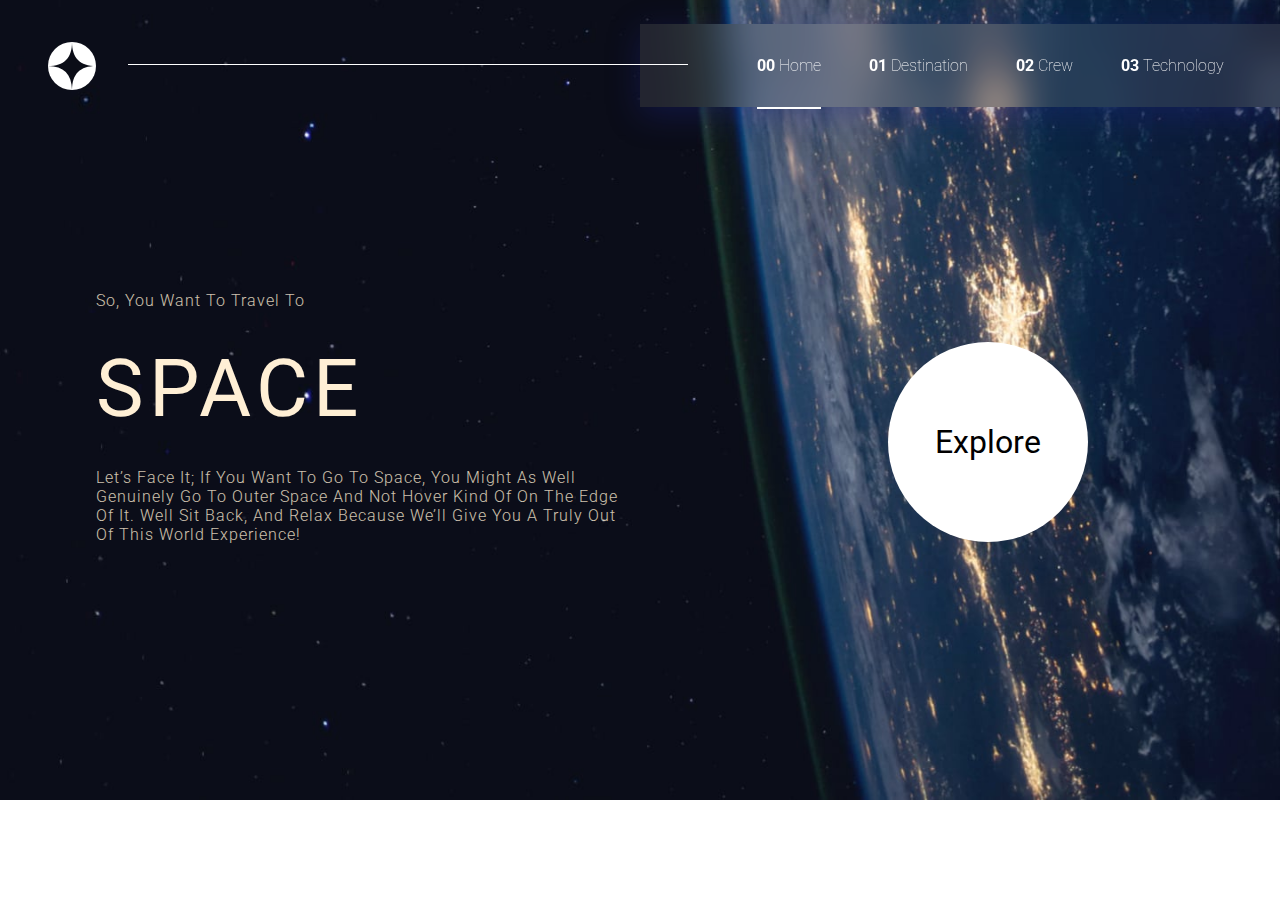
<file: Website/index.html>
<!DOCTYPE html>
<html lang="en">

<head>
  <meta charset="UTF-8">
  <meta name="viewport" content="width=device-width, initial-scale=1.0">

  <link rel="icon" type="image/png" sizes="32x32" href="./assets/favicon-32x32.png">
  <link rel="stylesheet" href="style.css">

  <title>Space tourism website</title>
</head>

<body>
  <header class="Header--navbar">
    <div class="main--nav--container">
      <svg xmlns="http://www.w3.org/2000/svg" width="48" height="48">
        <g fill="none" fill-rule="evenodd">
          <circle cx="24" cy="24" r="24" fill="#FFF" />
          <path fill="#0B0D17"
            d="M24 0c0 16-8 24-24 24 15.718.114 23.718 8.114 24 24 0-16 8-24 24-24-16 0-24-8-24-24z" />
        </g>
      </svg>
      <div class="main--navbar">
        <nav class="nav--bar">
          <ul>
            <li><a href="#" class="active"><span style="font-weight: bold;">00</span> Home</a></li>
            <li><a href="Destination.html"><span style="font-weight: bold;">01</span> destination</a></li>
            <li><a href=""><span style="font-weight: bold;">02</span> crew</a></li>
            <li><a href=""><span style="font-weight: bold;">03</span> technology</a></li>
          </ul>
        </nav>
      </div>
      <svg class="hamburger" xmlns="http://www.w3.org/2000/svg" width="24" height="21">
        <g fill="#D0D6F9" fill-rule="evenodd">
          <path d="M0 0h24v3H0zM0 9h24v3H0zM0 18h24v3H0z" />
        </g>
      </svg>
    </div>
  </header>

  <section class="main--home--section">
    <div class="text--part">
      <p class="p1">So, you want to travel to</p>
      <h1 style="text-transform: uppercase;">Space</h1>
      <p>Let’s face it; if you want to go to space, you might as well genuinely go to
        outer space and not hover kind of on the edge of it. Well sit back, and relax
        because we’ll give you a truly out of this world experience!</p>

    </div>
    <div class="circle">
      <p>Explore</p>
    </div>
  </section>

</body>

</html>




<!-- 00 Home
01 Destination
02 Crew
03 Technology

So, you want to travel to
Space
Let’s face it; if you want to go to space, you might as well genuinely go to 
outer space and not hover kind of on the edge of it. Well sit back, and relax 
because we’ll give you a truly out of this world experience!

Explore -->
</file>
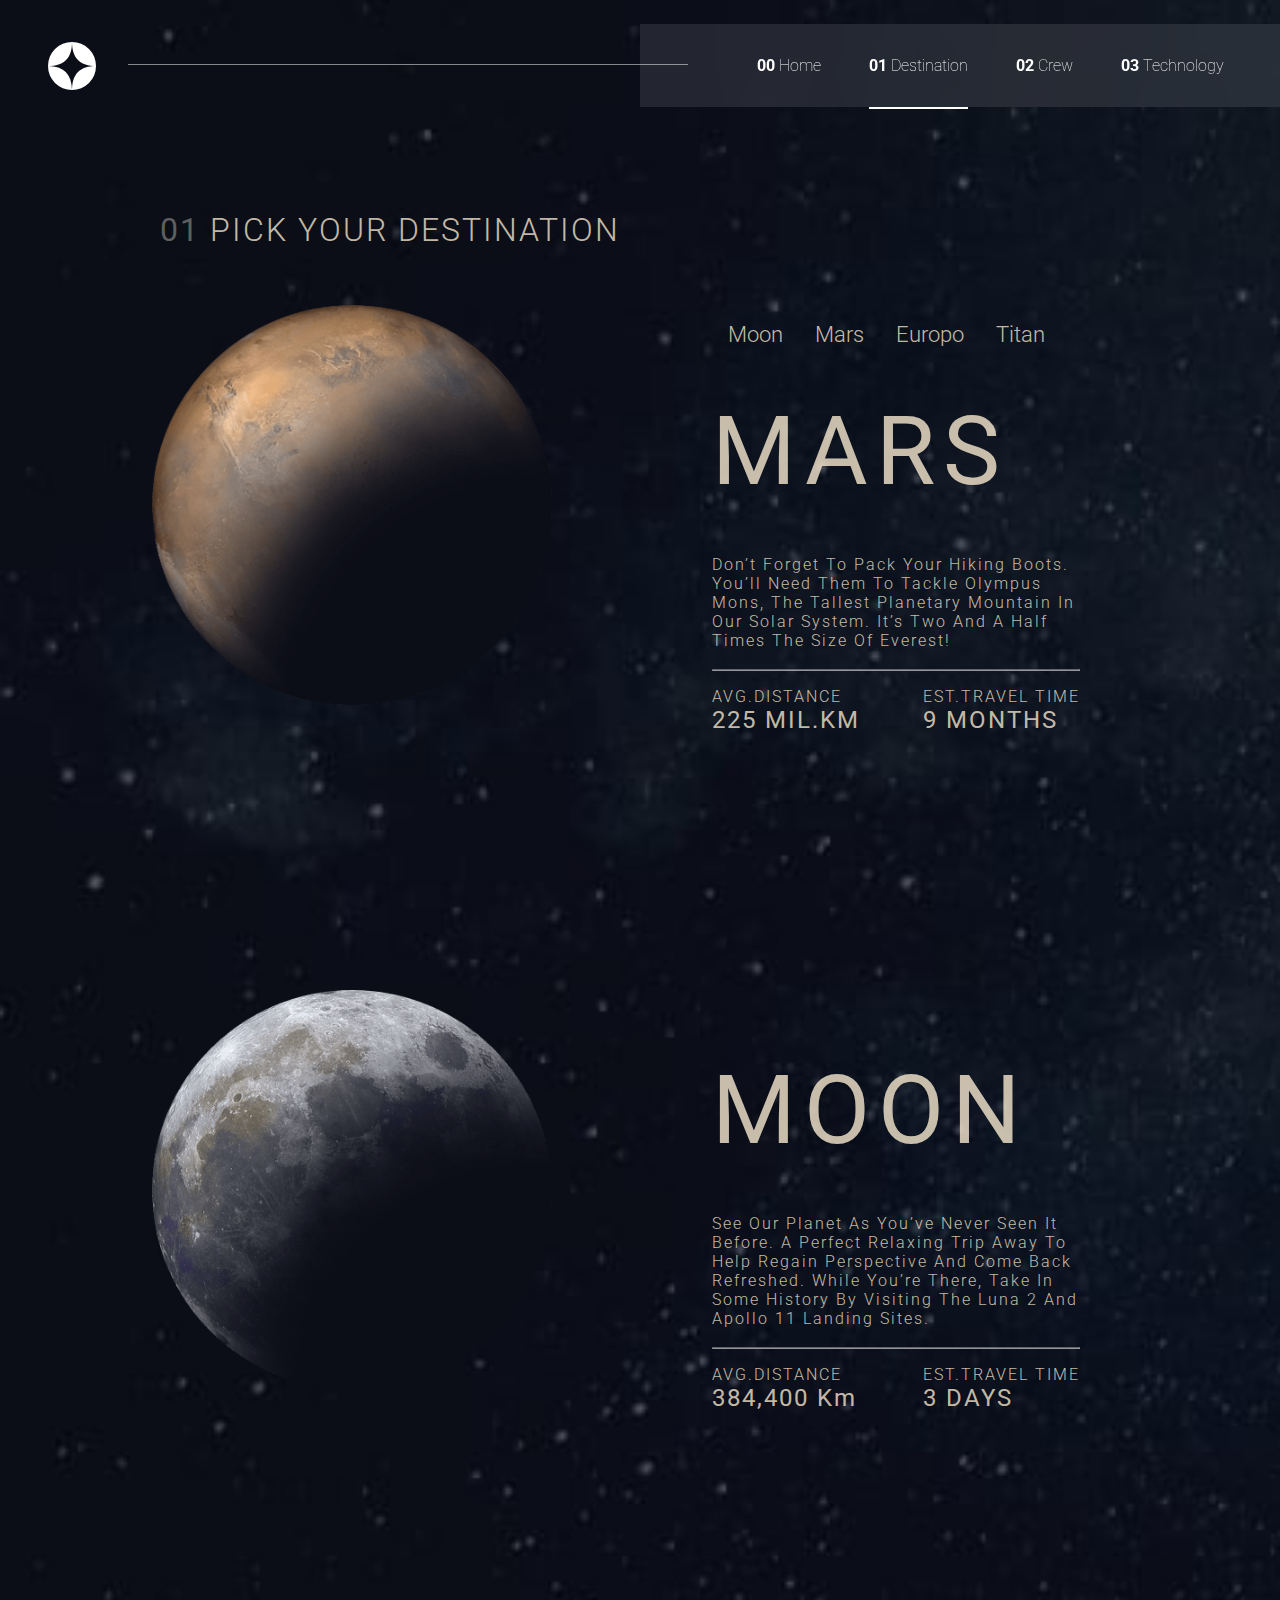
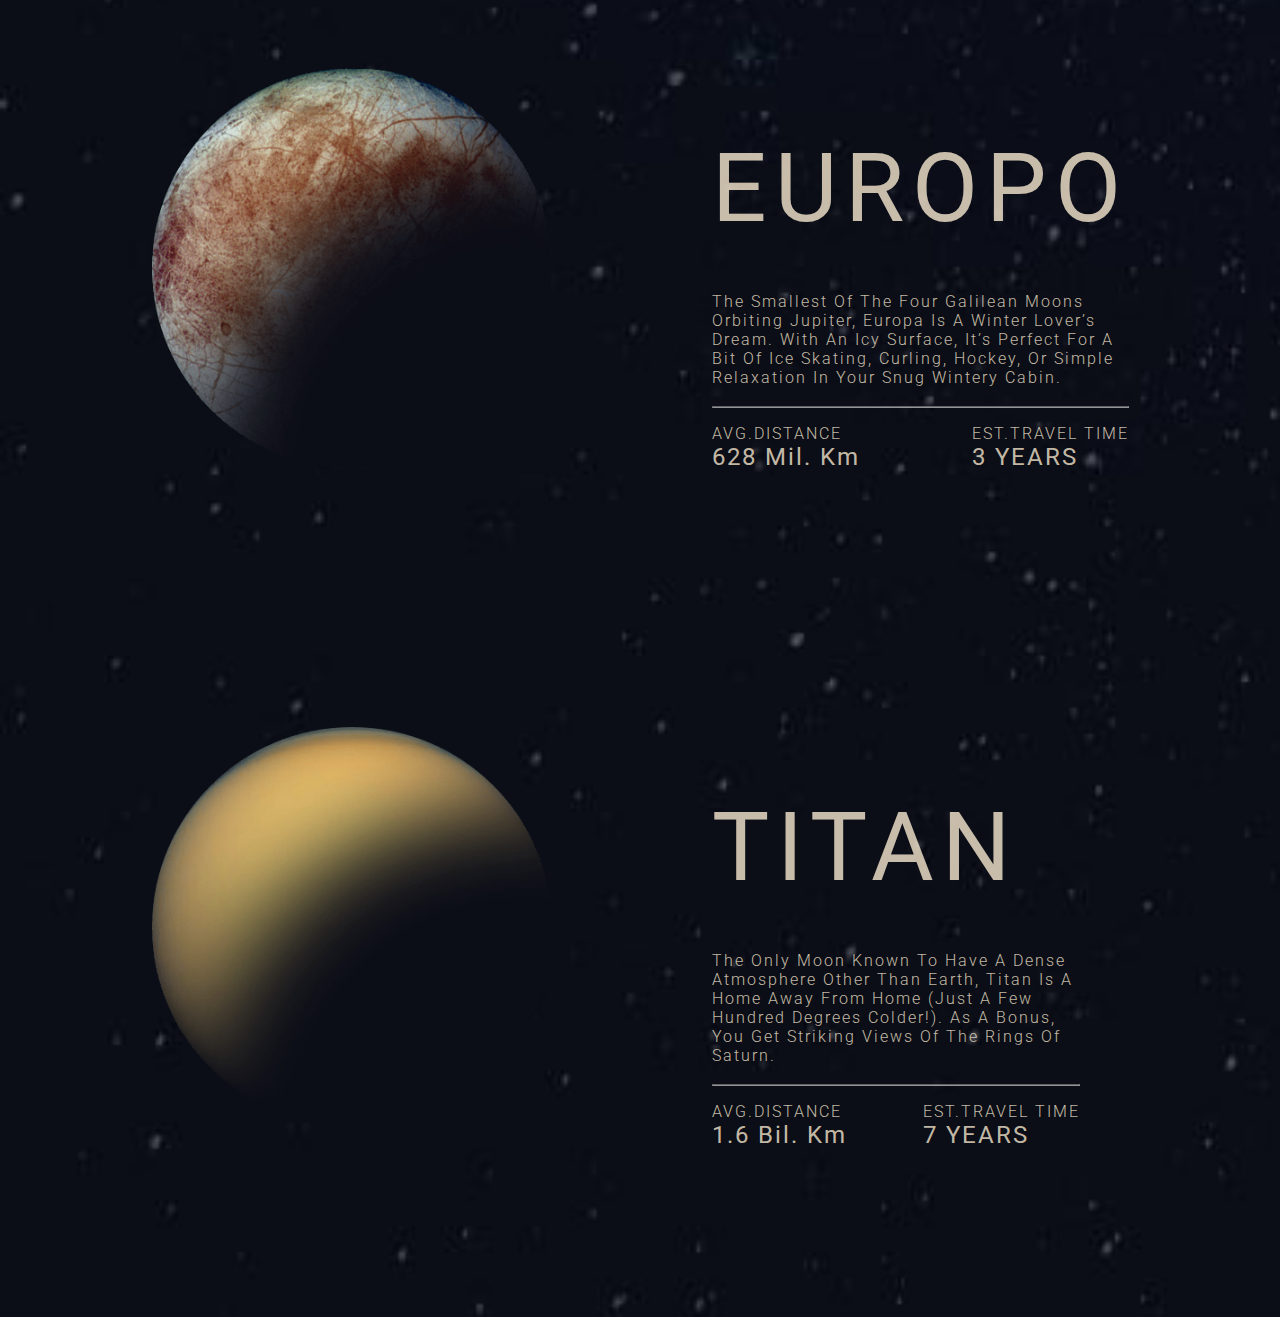
<file: Website/Destination.html>
<!DOCTYPE html>
<html lang="en">
<head>
  <meta charset="UTF-8">
  <meta name="viewport" content="width=device-width, initial-scale=1.0">

  <link rel="icon" type="image/png" sizes="32x32" href="./assets/favicon-32x32.png">
    <link rel="stylesheet" href="destination.css">
  <title> Space tourism website</title>
</head>
<body>

    <header class="Header--navbar">
        <div class="main--nav--container">
          <svg xmlns="http://www.w3.org/2000/svg" width="48" height="48">
            <g fill="none" fill-rule="evenodd">
              <circle cx="24" cy="24" r="24" fill="#FFF" />
              <path fill="#0B0D17"
                d="M24 0c0 16-8 24-24 24 15.718.114 23.718 8.114 24 24 0-16 8-24 24-24-16 0-24-8-24-24z" />
            </g>
          </svg>
          <div class="main--navbar">
            <nav class="nav--bar">
              <ul>
                <li><a href="index.html"><span style="font-weight: bold;">00</span> Home</a></li>
                <li><a href="Destination.html" class="active"><span style="font-weight: bold;">01</span> destination</a></li>
                <li><a href=""><span style="font-weight: bold;">02</span> crew</a></li>
                <li><a href=""><span style="font-weight: bold;">03</span> technology</a></li>
              </ul>
            </nav>
          </div>
          <svg class="hamburger" xmlns="http://www.w3.org/2000/svg" width="24" height="21">
            <g fill="#D0D6F9" fill-rule="evenodd">
              <path d="M0 0h24v3H0zM0 9h24v3H0zM0 18h24v3H0z" />
            </g>
          </svg>
        </div>
      </header>

      <section class="destination--section">
        <div class="planet-heading">
        <h4><span>01</span>&nbsp;Pick your destination</h4>
        </div>
        <div class="planet-image--part">
          <img src="../assets/destination/image-mars.png" alt="">
          <div class="planet-details--part">
            <ul>
              <li>Moon</li>
              <li>Mars</li>
              <li>Europo</li>
              <li>Titan</li>
            </ul>
            <h1>Mars</h1>
            <p>Don’t forget to pack your hiking boots. You’ll need them to tackle Olympus Mons, 
              the tallest planetary mountain in our solar system. It’s two and a half times 
              the size of Everest!</p>
              <br>
              <hr style="width: 100%; opacity: 0.6;">
              <div class="planet-details--part2">
                <div class="distance">
                  <p>AVG.DISTANCE</p>
                  <p style="font-size: 1.5rem;
                  font-weight: 400;">225 MIL.KM</p>
                </div>
                <div class="time">
                  <p>EST.TRAVEL TIME</p>
                  <p style="font-size: 1.5rem; font-weight: 400;">9 MONTHS</p>
                </div>
            </div>
          </div>
          
        </div>

      </section>


      <section class="destination--section">
        <div class="planet-image--part">
          <img src="../assets/destination/image-moon.png" alt="">
          <div class="planet-details--part">
            <h1>Moon</h1>
            <p> See our planet as you’ve never seen it before. A perfect relaxing trip away to help 
              regain perspective and come back refreshed. While you’re there, take in some history 
              by visiting the Luna 2 and Apollo 11 landing sites.</p>
              <br>
              <hr style="width: 100%; opacity: 0.6;">
              <div class="planet-details--part2">
                <div class="distance">
                  <p>AVG.DISTANCE</p>
                  <p style="font-size: 1.5rem;
                  font-weight: 400;">384,400 km</p>
                </div>
                <div class="time">
                  <p>EST.TRAVEL TIME</p>
                  <p style="font-size: 1.5rem; font-weight: 400;">3 DAYS</p>
                </div>
            </div>
          </div>
          
        </div>

      </section>

      
      <section class="destination--section">
        <div class="planet-image--part">
          <img src="../assets/destination/image-europa.png" alt="">
          <div class="planet-details--part">
            <h1>Europo</h1>
            <p>  The smallest of the four Galilean moons orbiting Jupiter, Europa is a 
              winter lover’s dream. With an icy surface, it’s perfect for a bit of 
              ice skating, curling, hockey, or simple relaxation in your snug 
              wintery cabin.</p>
              <br>
              <hr style="width: 100%; opacity: 0.6;">
              <div class="planet-details--part2">
                <div class="distance">
                  <p>AVG.DISTANCE</p>
                  <p style="font-size: 1.5rem;
                  font-weight: 400;">628 mil. km</p>
                </div>
                <div class="time">
                  <p>EST.TRAVEL TIME</p>
                  <p style="font-size: 1.5rem; font-weight: 400;">3 YEARS</p>
                </div>
            </div>
          </div>
          
        </div>

      </section>


      
      
      <section class="destination--section">
        <div class="planet-image--part">
          <img src="../assets/destination/image-titan.png" alt="">
          <div class="planet-details--part">
            <h1>TITAN</h1>
            <p>   The only moon known to have a dense atmosphere other than Earth, Titan 
              is a home away from home (just a few hundred degrees colder!). As a 
              bonus, you get striking views of the Rings of Saturn.</p>
              <br>
              <hr style="width: 100%; opacity: 0.6;">
              <div class="planet-details--part2">
                <div class="distance">
                  <p>AVG.DISTANCE</p>
                  <p style="font-size: 1.5rem;
                  font-weight: 400;"> 1.6 bil. km</p>
                </div>
                <div class="time">
                  <p>EST.TRAVEL TIME</p>
                  <p style="font-size: 1.5rem; font-weight: 400;">7 YEARS</p>
                </div>
            </div>
          </div>
          
        </div>

      </section>
  
</body>
</html>
</file>
<file: Website/style.css>
@import url('https://fonts.googleapis.com/css2?family=Roboto:wght@300;400&display=swap');

*{
    margin: 0;
    padding: 0;
    box-sizing: border-box;
    list-style: none;
    text-decoration: none;
    text-transform: capitalize;
    font-family: 'Roboto', sans-serif;
}
::-webkit-scrollbar{
    width: 10px;
    background: transparent;
}
::-webkit-scrollbar-track{
    background: #070611;
}
::-webkit-scrollbar-thumb{
    background: white;
    border-radius: 20px;
}
body{
    background: url(../assets/home/background-home-desktop.jpg);
    background-size: cover;
    background-repeat: no-repeat;
   
}
.Header--navbar{
    padding: 1.5rem 0;
   
}
.main--nav--container{
    display: flex;
    align-items: center;
    justify-content: space-between;
}
.main--nav--container svg{
    margin: 0 0 0 3rem;
}

.main--nav--container .main--navbar{
    display: flex;
    justify-content: flex-end;
    align-items: center;
   
}

.main--nav--container .nav--bar::after{
    content: '';
    height: 1px;
    width: 35rem;
    background: #fff;
    position: absolute;
    right: 37rem;
    top: 40px;
 
}
.main--nav--container .nav--bar{
    width: 40rem;
    background: rgba( 255, 255, 255, 0.1 );
    box-shadow: 0 8px 32px 0 rgba( 31, 38, 135, 0.37 );
    backdrop-filter: blur( 20px );
    -webkit-backdrop-filter: blur( 20px );
    z-index: 1;
    padding: 2rem;
}
.main--nav--container .hamburger{
    display: none;
}
.main--nav--container .nav--bar ul{
    display: flex;
    justify-content: flex-end;
    align-items: center;
}
.main--nav--container .nav--bar ul li{
    margin: 0 1.5rem;
}
.main--nav--container .nav--bar ul li a{
    color: #fff;
    font-weight: lighter;
}
.main--nav--container .nav--bar ul li .active{
    border-bottom: 2px solid white;
    padding: 2rem 0;
}
.main--nav--container .nav--bar ul li a:hover{
    border-bottom: 2px solid white;
    padding: 2rem 0;
}
.main--home--section{
    color: papayawhip;
    display: flex;
    margin: 5rem 2rem 0 2rem;
    justify-content: space-between;
    align-items: center;
   
}
.main--home--section .text--part{
    margin: 3rem 3rem;
    padding: 1rem;
  width: 35rem;
}
.main--home--section .text--part p{
    margin: 1rem 0;
    font-weight: 300;
    color: papayawhip;
    opacity: 0.8;
    letter-spacing: 1px;
    word-break: 5px;
    word-wrap: break-word;
}
.main--home--section .text--part h1{
    font-size: 5rem;
    font-weight: 400;
    letter-spacing: 5px;
    margin: 2rem 0;
}
.main--home--section  .circle{
    height: 200px;
    width: 200px;
    border-radius: 50%;
    background: #fff;
    margin-top: 3rem;
    margin-right: 10rem;
    display: flex;
    justify-content: center;
    align-items: center;
    font-size: 2rem;
    font-weight: 400;
    color: black;
   
}





@media(max-width:768px)
{
    html{
        font-size: 55%;
    }
    body{
        background: url(../assets/home/background-home-mobile.jpg);
        background-size: cover;
        background-repeat: no-repeat;
    }
    .Header--navbar{
        padding: 2rem;
    }
    .main--nav--container .hamburger{
        display: block;
    }
    .main--nav--container .main--navbar{
        display: none;
    }
    .main--home--section{
        flex-direction: column;
        justify-content: center;
        align-items: center;
        padding: 1rem;
    }
    .main--home--section .text--part{
        width: 100%;
        text-align: center;
    }
    .main--home--section .text--part p{
        font-size: 1.8rem;
        opacity: 0.6;
    }
    .main--home--section .text--part h1{
        font-size: 8rem;
        margin: 4rem 0;
    }
    .main--home--section .circle{
        margin: 3rem 1rem;

    }
    .main--home--section .circle p{
        display: block;
        margin:  3rem auto;
    }

}
</file>
<file: Website/destination.css>
@import url('https://fonts.googleapis.com/css2?family=Roboto:wght@300;400&display=swap');

*{
    margin: 0;
    padding: 0;
    box-sizing: border-box;
    list-style: none;
    text-decoration: none;
    text-transform: capitalize;
    font-family: 'Roboto', sans-serif;
}
body{
    background: url(../assets/destination/background-destination-desktop.jpg);
    background-size: cover;
    background-repeat: no-repeat;
}

::-webkit-scrollbar{
    width: 10px;
    background: transparent;
}
::-webkit-scrollbar-track{
    background: #070611;
}
::-webkit-scrollbar-thumb{
    background: white;
    border-radius: 20px;
}
.Header--navbar{
    padding: 1.5rem 0;
   
}
.main--nav--container{
    display: flex;
    align-items: center;
    justify-content: space-between;
}
.main--nav--container svg{
    margin: 0 0 0 3rem;
}

.main--nav--container .main--navbar{
    display: flex;
    justify-content: flex-end;
    align-items: center;
   
}

.main--nav--container .nav--bar::after{
    content: '';
    height: 1px;
    width: 35rem;
    background: #fff;
    position: absolute;
    right: 37rem;
    top: 40px;
    opacity: 0.5;
 
}
.main--nav--container .nav--bar{
    width: 40rem;
    background: rgba( 255, 255, 255, 0.1 );
    backdrop-filter: blur( 20px );
    -webkit-backdrop-filter: blur( 20px );
    z-index: 1;
    padding: 2rem;
}
.main--nav--container .hamburger{
    display: none;
}
.main--nav--container .nav--bar ul{
    display: flex;
    justify-content: flex-end;
    align-items: center;
}
.main--nav--container .nav--bar ul li{
    margin: 0 1.5rem;
}
.main--nav--container .nav--bar ul li a{
    color: #fff;
    font-weight: lighter;
}
.main--nav--container .nav--bar ul li .active{
    border-bottom: 2px solid white;
    padding: 2rem 0;
}
.main--nav--container .nav--bar ul li a:hover{
    border-bottom: 2px solid white;
    padding: 2rem 0;
}
.destination--section{
    margin: 3rem 2rem;
    padding: 2rem;
}
.destination--section .planet-heading{
    margin: 0 6rem;
}
.destination--section span{
    color: rgb(95, 95, 95);
    font-weight: 400;
}
.destination--section h4{
    color: rgba(255, 239, 213, 0.775);
    font-size: 2rem;
    text-transform: uppercase;
    letter-spacing: 2px;
    font-weight: 300;
}
.destination--section .planet-image--part{
    padding: 1.5rem;
    display: flex;
}
.destination--section .planet-image--part img{
    height: 400px;
    width: 400px;
    margin: 2rem 3rem 2rem 4rem;
}
.destination--section .planet-image--part .planet-details--part{
    width: 100%;
    padding: 1rem;
    display: flex;
    flex-direction: column;
    justify-content: center;
    margin: 2rem  6rem;
}
.destination--section .planet-image--part .planet-details--part ul{
    display: flex;
}
.destination--section .planet-image--part .planet-details--part ul li{
    margin: 0 1rem;
    font-size: 1.4rem;
    font-weight: 300;
    color: rgba(255, 239, 213, 0.775);
}
.destination--section .planet-image--part .planet-details--part h1{
    font-size: 6rem;
    margin: 3rem 0;
    color: rgba(255, 239, 213, 0.775);
    font-weight: 400;
    letter-spacing: 8px;
    text-transform: uppercase;
}
.destination--section .planet-details--part p{
    color: rgba(255, 239, 213, 0.775);
    font-weight: 300;
    letter-spacing: 2px;
    font-size: 1rem;
}
.destination--section .planet-details--part .planet-details--part2{
    flex-direction: row;
    display: flex;
    margin: 1rem 0;
    justify-content: space-between;
    width: 100%;
}





@media(max-width:768px)
{
    html{
        font-size: 55%;
    }
    body{
        background: url(../assets/home/background-home-mobile.jpg);
        background-size: cover;
        background-repeat: no-repeat;
    }
    .Header--navbar{
        padding: 2rem;
    }
    .main--nav--container .hamburger{
        display: block;
    }
    .main--nav--container .main--navbar{
        display: none;
    }
    .main--home--section{
        flex-direction: column;
        justify-content: center;
        align-items: center;
        padding: 1rem;
    }
    .main--home--section .text--part{
        width: 100%;
        text-align: center;
    }
    .main--home--section .text--part p{
        font-size: 1.8rem;
        opacity: 0.6;
    }
    .main--home--section .text--part h1{
        font-size: 8rem;
        margin: 4rem 0;
    }
    .main--home--section .circle{
        margin: 3rem 1rem;

    }
    .main--home--section .circle p{
        display: block;
        margin:  3rem auto;
    }
    .destination--section{
        padding: 0;
        margin: 0;
        display: flex;
        flex-direction: column;
        align-items: center;
        justify-content: center;
        width: 100%;
    }
    .destination--section .planet-heading{
        margin: 5rem 0 0 0;
        width: 80%;
    }
    .destination--section .planet-image--part{
        width: 100%;
        flex-direction: column-reverse;
    }
    .destination--section .planet-image--part img{
        height: 300px;
        width: 300px;
        display: block;
        margin:  5rem auto;
    }
    .destination--section .planet-image--part .planet-details--part{
        margin: 1rem;
        padding: 1rem;
        width: 100%;
    }

}
</file>
